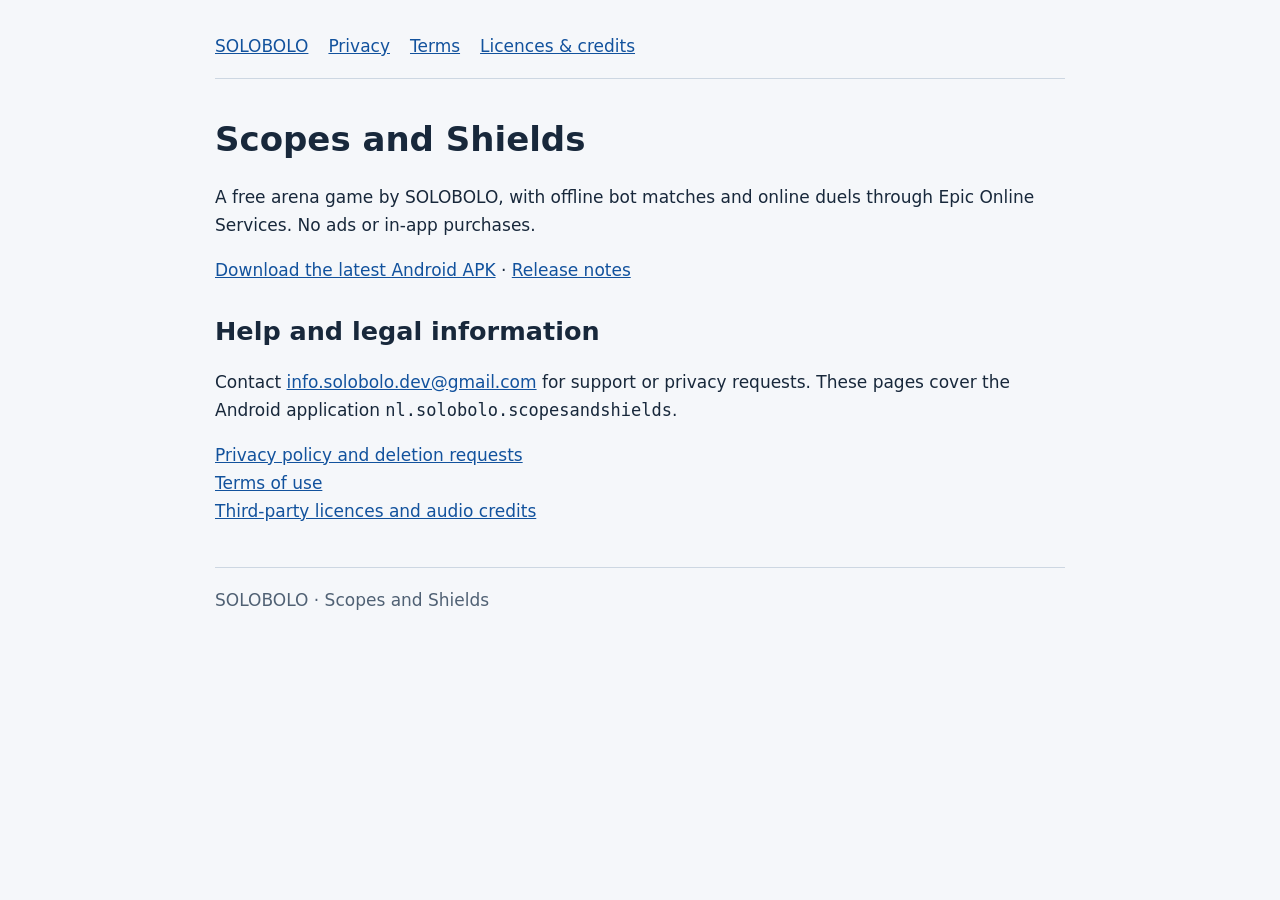
<file: docs/index.html>
<!doctype html><html lang="en"><head><meta charset="utf-8"><meta name="viewport" content="width=device-width,initial-scale=1"><title>Scopes and Shields — SOLOBOLO</title><link rel="stylesheet" href="style.css"></head><body>
<nav aria-label="Legal navigation"><a href="index.html">SOLOBOLO</a><a href="privacy.html">Privacy</a><a href="terms.html">Terms</a><a href="licenses.html">Licences &amp; credits</a></nav>
<main><h1>Scopes and Shields</h1><p>A free arena game by SOLOBOLO, with offline bot matches and online duels through Epic Online Services. No ads or in-app purchases.</p>
<p><a href="https://github.com/geoffreyvd/sniper-rounds-downloads/releases/latest/download/sniper-rounds.apk">Download the latest Android APK</a> · <a href="https://github.com/geoffreyvd/sniper-rounds-downloads/releases">Release notes</a></p>
<h2>Help and legal information</h2><p>Contact <a href="mailto:info.solobolo.dev@gmail.com">info.solobolo.dev@gmail.com</a> for support or privacy requests. These pages cover the Android application <code>nl.solobolo.scopesandshields</code>.</p>
<p><a href="privacy.html">Privacy policy and deletion requests</a><br><a href="terms.html">Terms of use</a><br><a href="licenses.html">Third-party licences and audio credits</a></p></main>
<footer>SOLOBOLO · Scopes and Shields</footer></body></html>
</file>
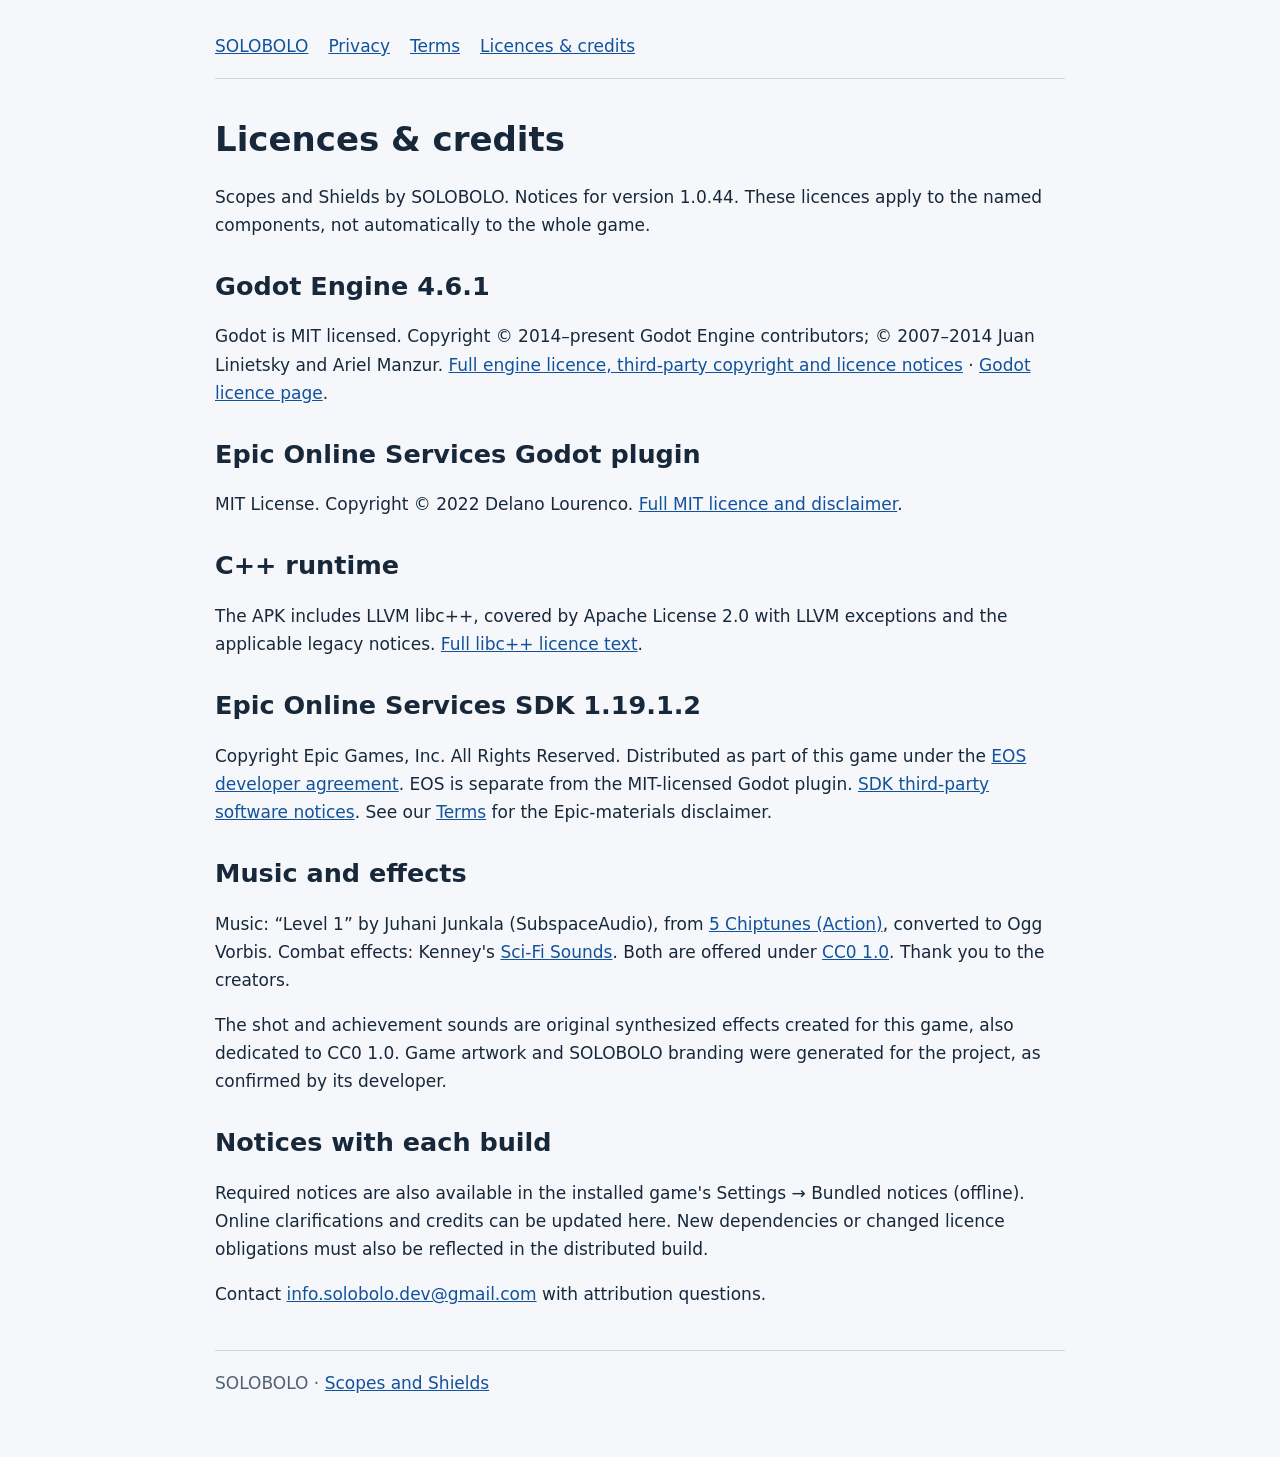
<file: docs/licenses.html>
<!doctype html><html lang="en"><head><meta charset="utf-8"><meta name="viewport" content="width=device-width,initial-scale=1"><title>Licences &amp; credits — Scopes and Shields</title><link rel="stylesheet" href="style.css"></head><body>
<nav aria-label="Legal navigation"><a href="index.html">SOLOBOLO</a><a href="privacy.html">Privacy</a><a href="terms.html">Terms</a><a href="licenses.html">Licences &amp; credits</a></nav>
<main><h1>Licences &amp; credits</h1><p>Scopes and Shields by SOLOBOLO. Notices for version 1.0.44. These licences apply to the named components, not automatically to the whole game.</p>
<h2>Godot Engine 4.6.1</h2><p>Godot is MIT licensed. Copyright © 2014–present Godot Engine contributors; © 2007–2014 Juan Linietsky and Ariel Manzur. <a href="notices/Godot-4.6.1-notices.txt">Full engine licence, third-party copyright and licence notices</a> · <a href="https://godotengine.org/license/">Godot licence page</a>.</p>
<h2>Epic Online Services Godot plugin</h2><p>MIT License. Copyright © 2022 Delano Lourenco. <a href="notices/EOS-Godot-MIT.txt">Full MIT licence and disclaimer</a>.</p>
<h2>C++ runtime</h2><p>The APK includes LLVM libc++, covered by Apache License 2.0 with LLVM exceptions and the applicable legacy notices. <a href="notices/LLVM-libcxx.txt">Full libc++ licence text</a>.</p>
<h2>Epic Online Services SDK 1.19.1.2</h2><p>Copyright Epic Games, Inc. All Rights Reserved. Distributed as part of this game under the <a href="https://onlineservices.epicgames.com/services/terms/agreements">EOS developer agreement</a>. EOS is separate from the MIT-licensed Godot plugin. <a href="notices/EOS-1.19.1.2-ThirdPartySoftwareNotice.txt">SDK third-party software notices</a>. See our <a href="terms.html">Terms</a> for the Epic-materials disclaimer.</p>
<h2>Music and effects</h2><p>Music: “Level 1” by Juhani Junkala (SubspaceAudio), from <a href="https://opengameart.org/content/5-chiptunes-action">5 Chiptunes (Action)</a>, converted to Ogg Vorbis. Combat effects: Kenney's <a href="https://kenney.nl/assets/sci-fi-sounds">Sci-Fi Sounds</a>. Both are offered under <a href="https://creativecommons.org/publicdomain/zero/1.0/">CC0 1.0</a>. Thank you to the creators.</p>
<p>The shot and achievement sounds are original synthesized effects created for this game, also dedicated to CC0 1.0. Game artwork and SOLOBOLO branding were generated for the project, as confirmed by its developer.</p>
<h2>Notices with each build</h2><p>Required notices are also available in the installed game's Settings → Bundled notices (offline). Online clarifications and credits can be updated here. New dependencies or changed licence obligations must also be reflected in the distributed build.</p>
<p>Contact <a href="mailto:info.solobolo.dev@gmail.com">info.solobolo.dev@gmail.com</a> with attribution questions.</p></main>
<footer>SOLOBOLO · <a href="index.html">Scopes and Shields</a></footer></body></html>
</file>
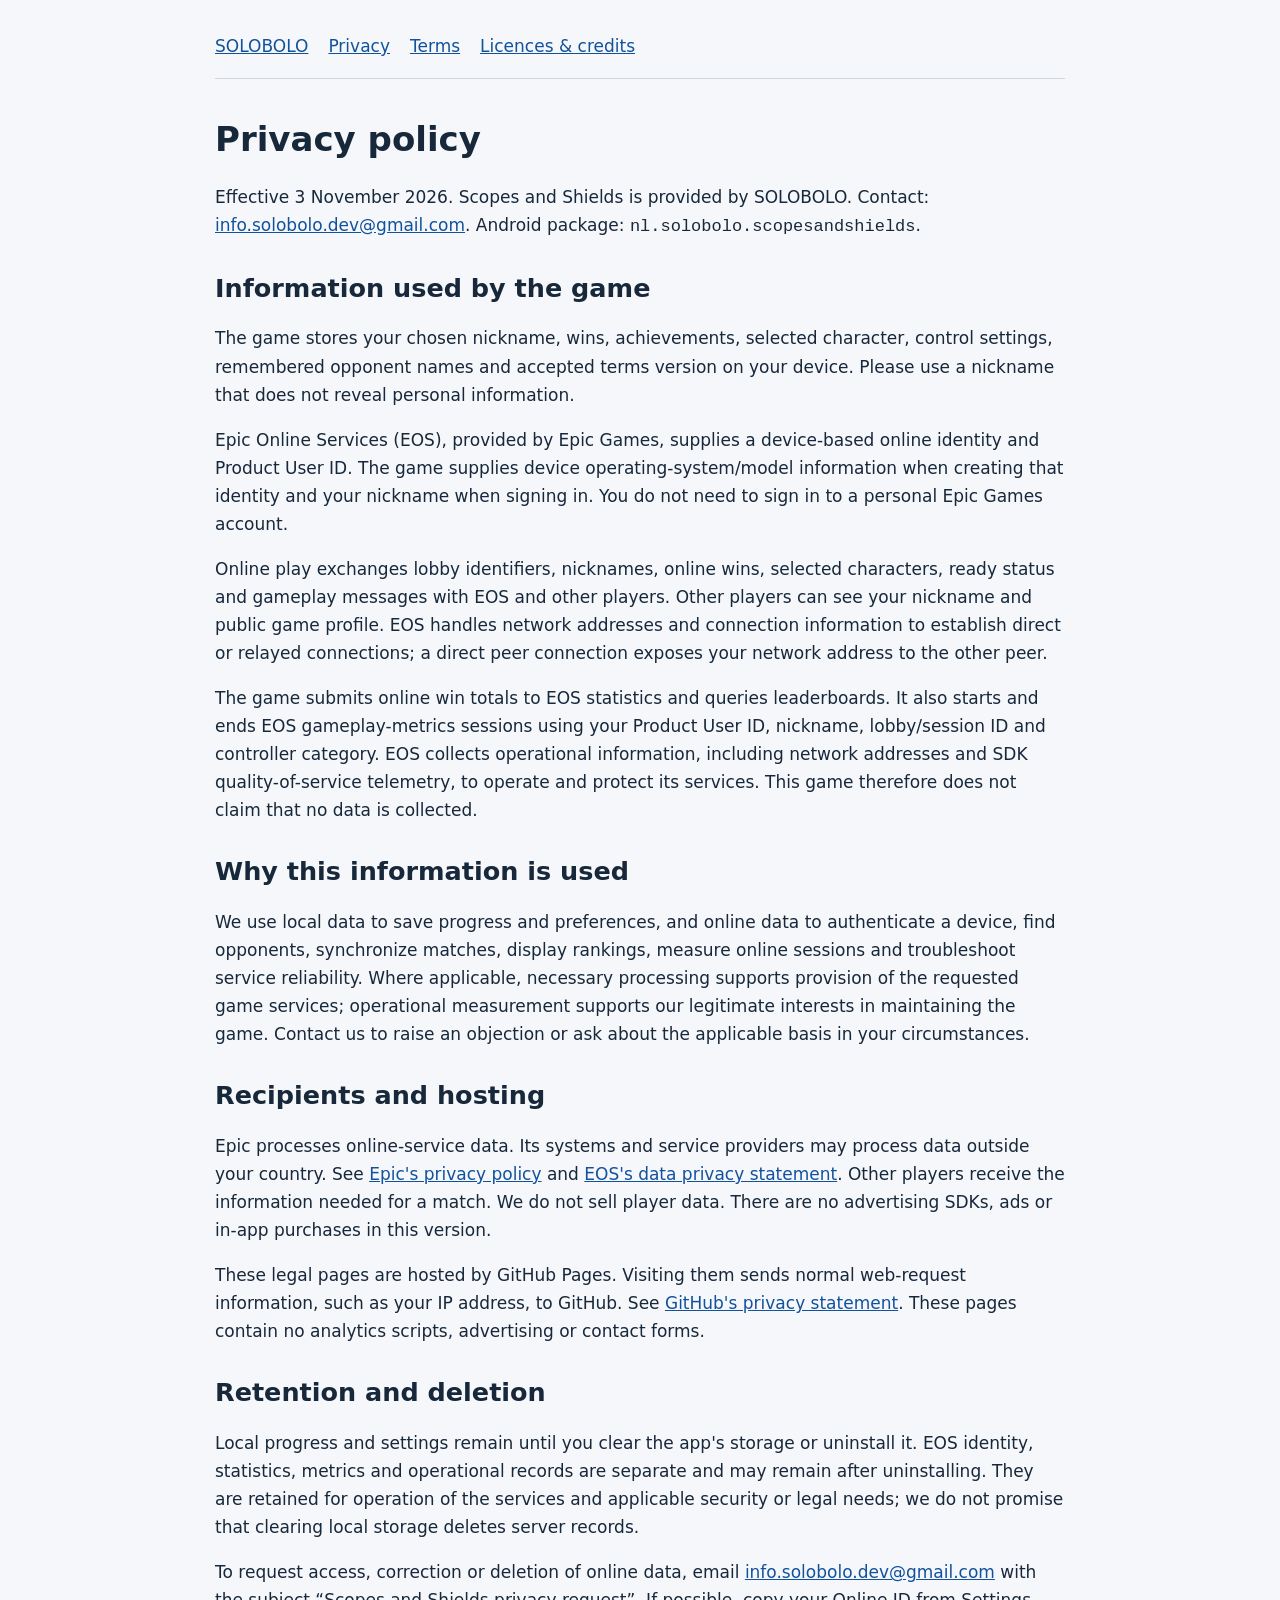
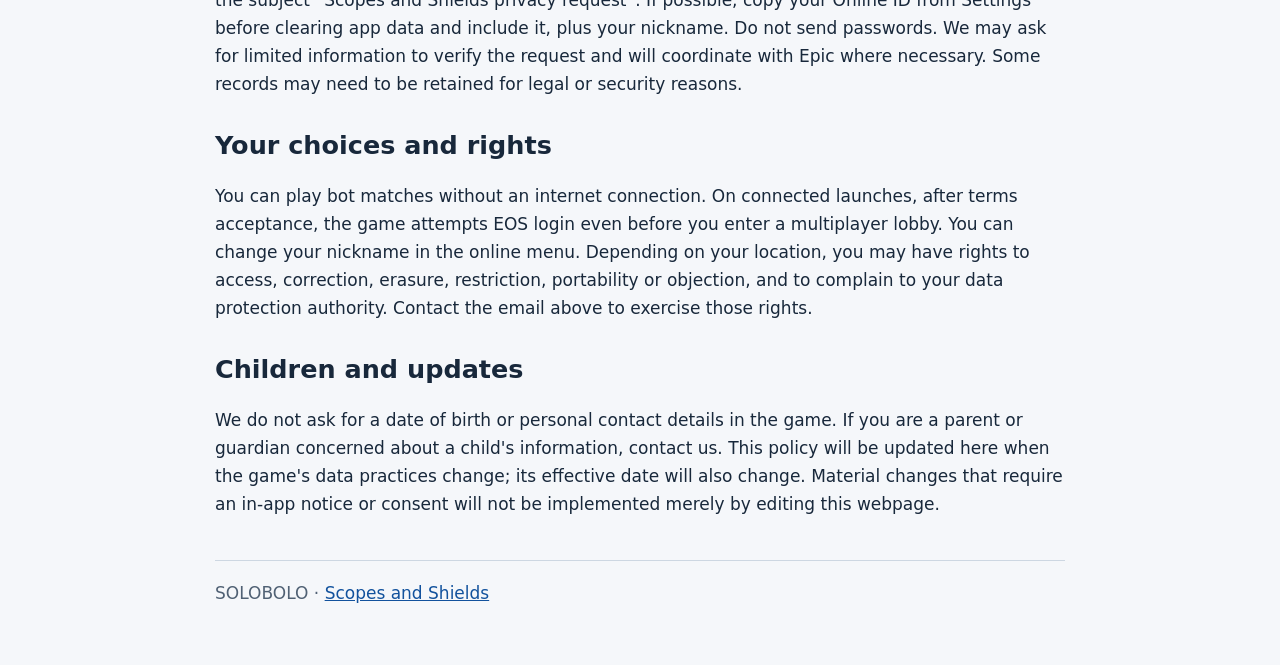
<file: docs/privacy.html>
<!doctype html><html lang="en"><head><meta charset="utf-8"><meta name="viewport" content="width=device-width,initial-scale=1"><title>Privacy — Scopes and Shields</title><link rel="stylesheet" href="style.css"></head><body>
<nav aria-label="Legal navigation"><a href="index.html">SOLOBOLO</a><a href="privacy.html">Privacy</a><a href="terms.html">Terms</a><a href="licenses.html">Licences &amp; credits</a></nav>
<main><h1>Privacy policy</h1><p>Effective 3 November 2026. Scopes and Shields is provided by SOLOBOLO. Contact: <a href="mailto:info.solobolo.dev@gmail.com">info.solobolo.dev@gmail.com</a>. Android package: <code>nl.solobolo.scopesandshields</code>.</p>
<h2>Information used by the game</h2><p>The game stores your chosen nickname, wins, achievements, selected character, control settings, remembered opponent names and accepted terms version on your device. Please use a nickname that does not reveal personal information.</p>
<p>Epic Online Services (EOS), provided by Epic Games, supplies a device-based online identity and Product User ID. The game supplies device operating-system/model information when creating that identity and your nickname when signing in. You do not need to sign in to a personal Epic Games account.</p>
<p>Online play exchanges lobby identifiers, nicknames, online wins, selected characters, ready status and gameplay messages with EOS and other players. Other players can see your nickname and public game profile. EOS handles network addresses and connection information to establish direct or relayed connections; a direct peer connection exposes your network address to the other peer.</p>
<p>The game submits online win totals to EOS statistics and queries leaderboards. It also starts and ends EOS gameplay-metrics sessions using your Product User ID, nickname, lobby/session ID and controller category. EOS collects operational information, including network addresses and SDK quality-of-service telemetry, to operate and protect its services. This game therefore does not claim that no data is collected.</p>
<h2>Why this information is used</h2><p>We use local data to save progress and preferences, and online data to authenticate a device, find opponents, synchronize matches, display rankings, measure online sessions and troubleshoot service reliability. Where applicable, necessary processing supports provision of the requested game services; operational measurement supports our legitimate interests in maintaining the game. Contact us to raise an objection or ask about the applicable basis in your circumstances.</p>
<h2>Recipients and hosting</h2><p>Epic processes online-service data. Its systems and service providers may process data outside your country. See <a href="https://www.epicgames.com/site/en-US/privacypolicy">Epic's privacy policy</a> and <a href="https://onlineservices.epicgames.com/services/terms/trust-statement">EOS's data privacy statement</a>. Other players receive the information needed for a match. We do not sell player data. There are no advertising SDKs, ads or in-app purchases in this version.</p>
<p>These legal pages are hosted by GitHub Pages. Visiting them sends normal web-request information, such as your IP address, to GitHub. See <a href="https://docs.github.com/en/site-policy/privacy-policies/github-general-privacy-statement">GitHub's privacy statement</a>. These pages contain no analytics scripts, advertising or contact forms.</p>
<h2>Retention and deletion</h2><p>Local progress and settings remain until you clear the app's storage or uninstall it. EOS identity, statistics, metrics and operational records are separate and may remain after uninstalling. They are retained for operation of the services and applicable security or legal needs; we do not promise that clearing local storage deletes server records.</p>
<p>To request access, correction or deletion of online data, email <a href="mailto:info.solobolo.dev@gmail.com?subject=Scopes%20and%20Shields%20privacy%20request">info.solobolo.dev@gmail.com</a> with the subject “Scopes and Shields privacy request”. If possible, copy your Online ID from Settings before clearing app data and include it, plus your nickname. Do not send passwords. We may ask for limited information to verify the request and will coordinate with Epic where necessary. Some records may need to be retained for legal or security reasons.</p>
<h2>Your choices and rights</h2><p>You can play bot matches without an internet connection. On connected launches, after terms acceptance, the game attempts EOS login even before you enter a multiplayer lobby. You can change your nickname in the online menu. Depending on your location, you may have rights to access, correction, erasure, restriction, portability or objection, and to complain to your data protection authority. Contact the email above to exercise those rights.</p>
<h2>Children and updates</h2><p>We do not ask for a date of birth or personal contact details in the game. If you are a parent or guardian concerned about a child's information, contact us. This policy will be updated here when the game's data practices change; its effective date will also change. Material changes that require an in-app notice or consent will not be implemented merely by editing this webpage.</p></main>
<footer>SOLOBOLO · <a href="index.html">Scopes and Shields</a></footer></body></html>
</file>
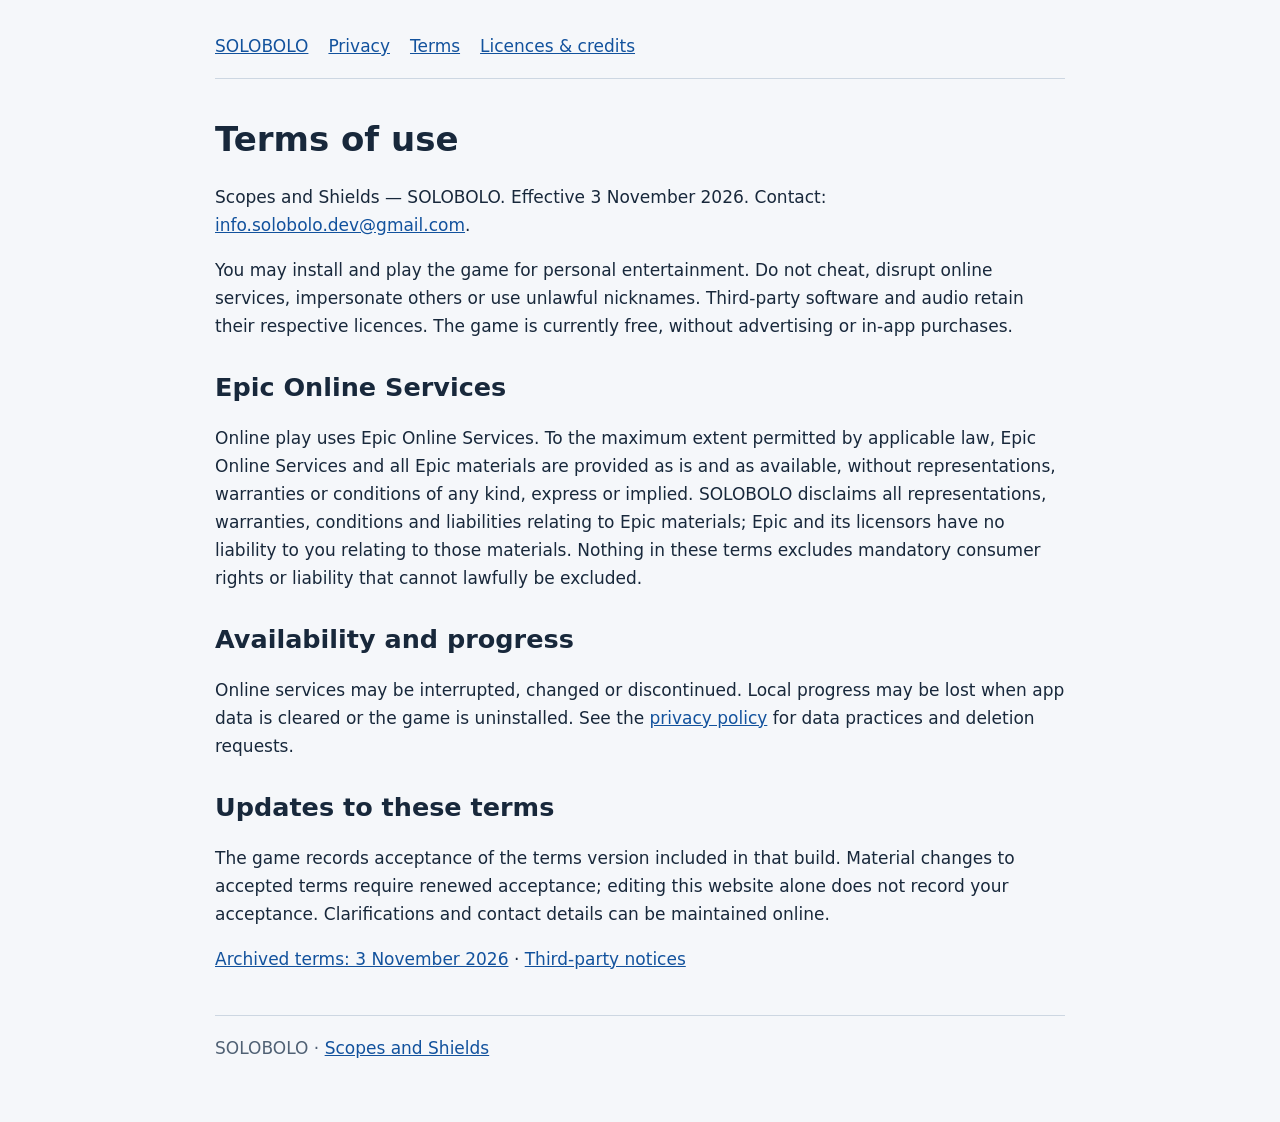
<file: docs/terms-2026-11-03.html>
<!doctype html><html lang="en"><head><meta charset="utf-8"><meta name="viewport" content="width=device-width,initial-scale=1"><title>Terms — Scopes and Shields</title><link rel="stylesheet" href="style.css"></head><body>
<nav aria-label="Legal navigation"><a href="index.html">SOLOBOLO</a><a href="privacy.html">Privacy</a><a href="terms.html">Terms</a><a href="licenses.html">Licences &amp; credits</a></nav>
<main><h1>Terms of use</h1><p>Scopes and Shields — SOLOBOLO. Effective 3 November 2026. Contact: <a href="mailto:info.solobolo.dev@gmail.com">info.solobolo.dev@gmail.com</a>.</p>
<p>You may install and play the game for personal entertainment. Do not cheat, disrupt online services, impersonate others or use unlawful nicknames. Third-party software and audio retain their respective licences. The game is currently free, without advertising or in-app purchases.</p>
<h2>Epic Online Services</h2><p>Online play uses Epic Online Services. To the maximum extent permitted by applicable law, Epic Online Services and all Epic materials are provided as is and as available, without representations, warranties or conditions of any kind, express or implied. SOLOBOLO disclaims all representations, warranties, conditions and liabilities relating to Epic materials; Epic and its licensors have no liability to you relating to those materials. Nothing in these terms excludes mandatory consumer rights or liability that cannot lawfully be excluded.</p>
<h2>Availability and progress</h2><p>Online services may be interrupted, changed or discontinued. Local progress may be lost when app data is cleared or the game is uninstalled. See the <a href="privacy.html">privacy policy</a> for data practices and deletion requests.</p>
<h2>Updates to these terms</h2><p>The game records acceptance of the terms version included in that build. Material changes to accepted terms require renewed acceptance; editing this website alone does not record your acceptance. Clarifications and contact details can be maintained online.</p>
<p><a href="terms-2026-11-03.html">Archived terms: 3 November 2026</a> · <a href="licenses.html">Third-party notices</a></p></main>
<footer>SOLOBOLO · <a href="index.html">Scopes and Shields</a></footer></body></html>
</file>
<file: docs/style.css>
:root{color-scheme:light;font:17px/1.65 system-ui,sans-serif;color:#18283b;background:#f5f7fa}body{max-width:850px;margin:0 auto;padding:32px 22px 60px}nav{display:flex;flex-wrap:wrap;gap:20px;border-bottom:1px solid #cdd7e2;padding-bottom:18px}a{color:#12529d}h1,h2{line-height:1.2}h1{margin-top:40px}h2{margin-top:32px}small,footer{color:#506174}footer{border-top:1px solid #cdd7e2;margin-top:42px;padding-top:18px}pre{white-space:pre-wrap;overflow-wrap:anywhere}code{overflow-wrap:anywhere}
</file>
